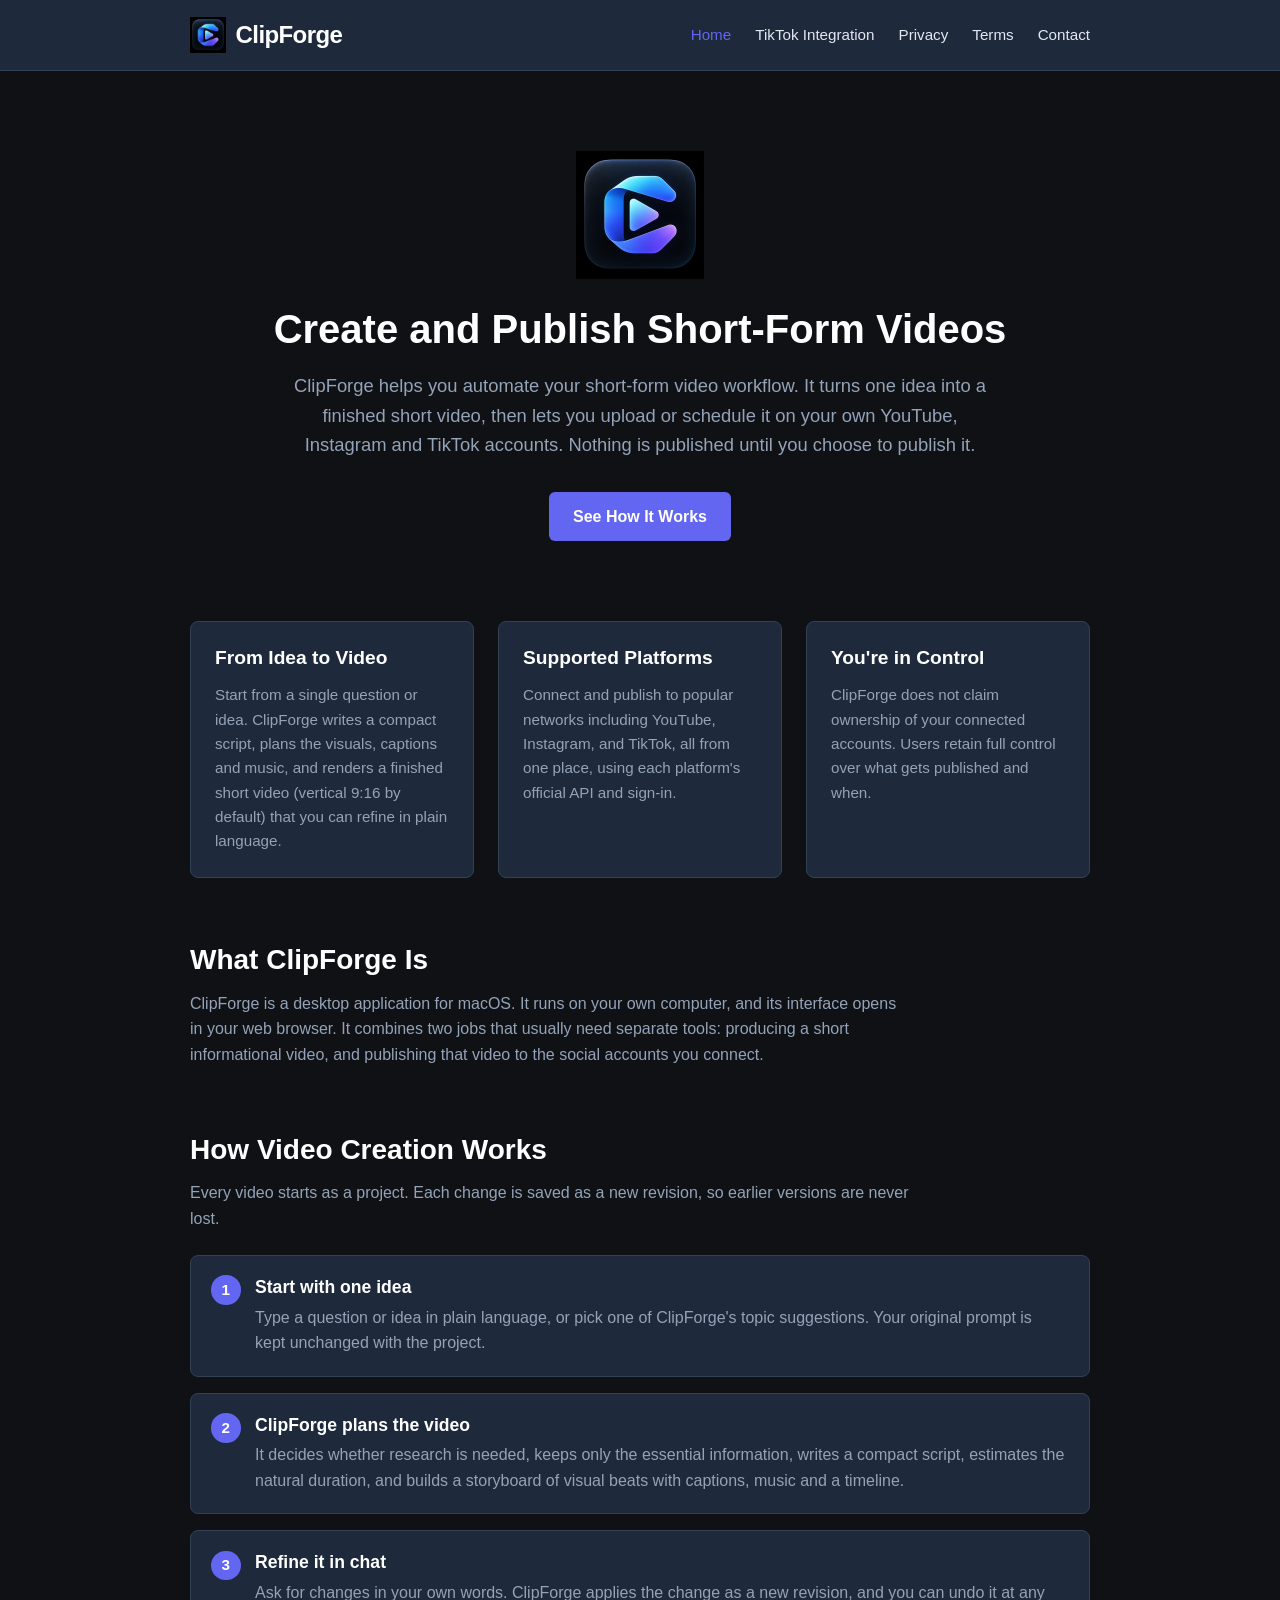
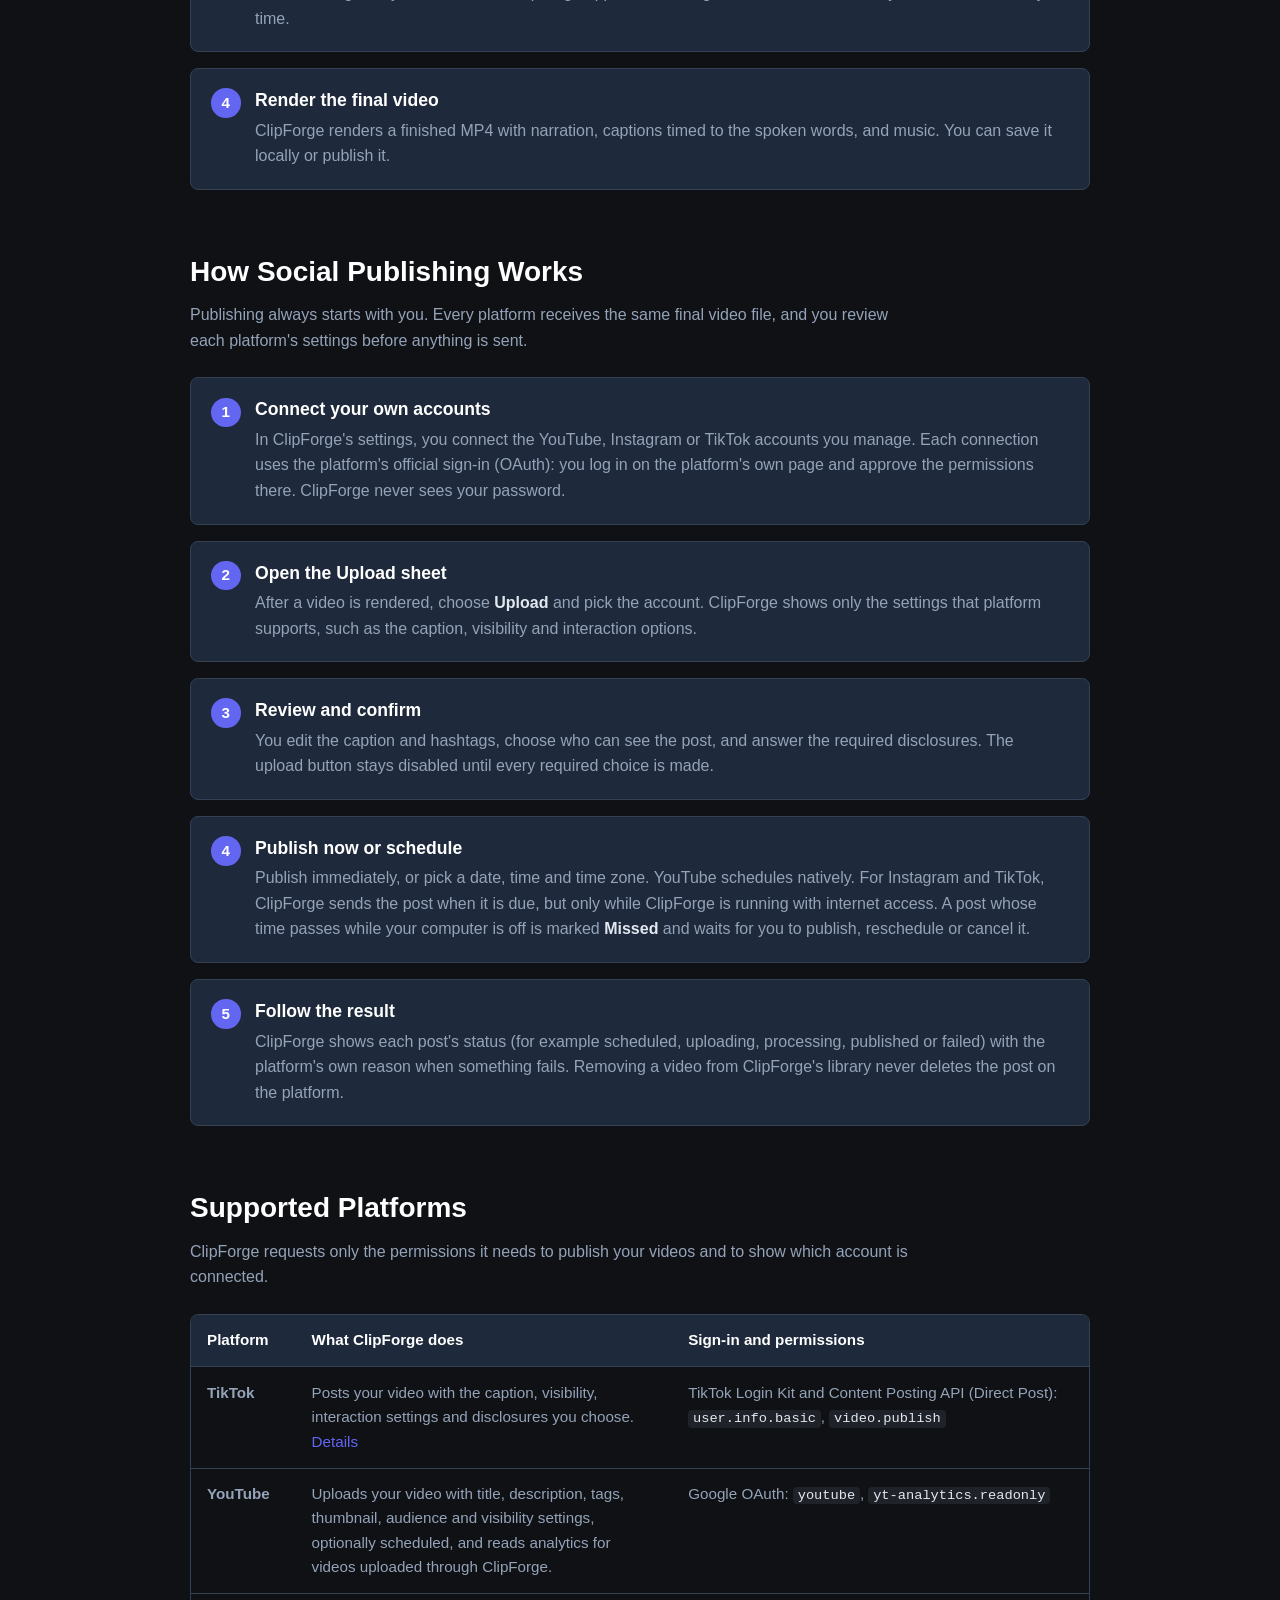
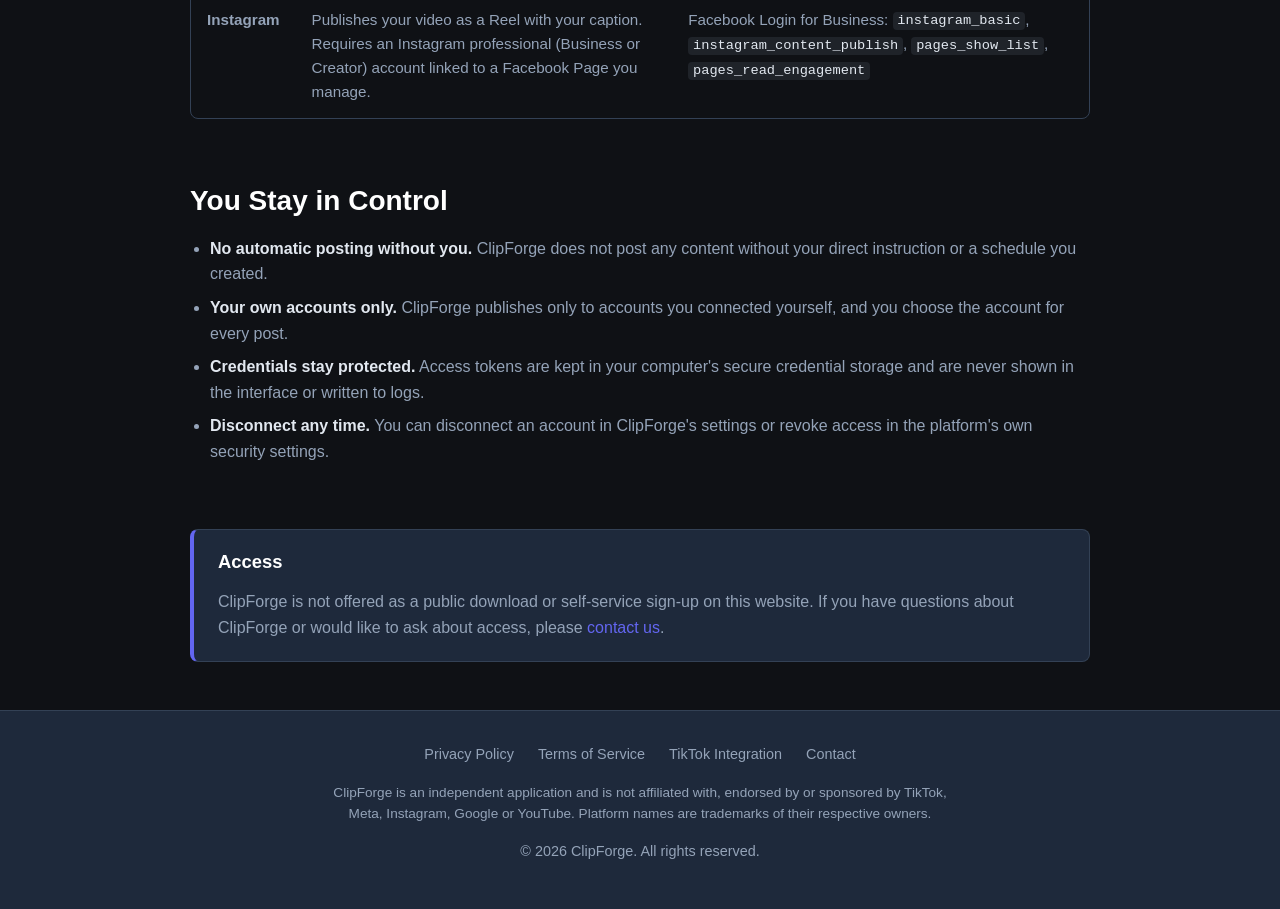
<file: index.html>
<!DOCTYPE html>
<html lang="en">
<head>
    <meta charset="UTF-8">
    <meta name="viewport" content="width=device-width, initial-scale=1.0">
    <title>ClipForge - Short-Form Video Automation</title>
    <meta name="description" content="ClipForge turns one idea into a short-form video and publishes it to your own YouTube, Instagram and TikTok accounts, only when you tell it to.">
    <link rel="canonical" href="https://benedict-bulitz.github.io/clipforge-site/">
    <link rel="icon" href="favicon.ico?v=1b6115bd" sizes="16x16 32x32 48x48">
    <link rel="icon" type="image/png" sizes="16x16" href="assets/icons/favicon-16x16.png?v=1b6115bd">
    <link rel="icon" type="image/png" sizes="32x32" href="assets/icons/favicon-32x32.png?v=1b6115bd">
    <link rel="icon" type="image/png" sizes="48x48" href="assets/icons/favicon-48x48.png?v=1b6115bd">
    <link rel="apple-touch-icon" sizes="180x180" href="assets/icons/apple-touch-icon.png?v=1b6115bd">
    <link rel="manifest" href="site.webmanifest?v=1b6115bd">
    <meta name="theme-color" content="#0f1115">
    <meta name="application-name" content="ClipForge">
    <meta name="apple-mobile-web-app-title" content="ClipForge">
    <meta property="og:type" content="website">
    <meta property="og:site_name" content="ClipForge">
    <meta property="og:title" content="ClipForge - Short-Form Video Automation">
    <meta property="og:description" content="Turn one idea into a short-form video and publish it to your own YouTube, Instagram and TikTok accounts.">
    <meta property="og:url" content="https://benedict-bulitz.github.io/clipforge-site/">
    <meta property="og:image" content="https://benedict-bulitz.github.io/clipforge-site/assets/og-image.png">
    <meta property="og:image:type" content="image/png">
    <meta property="og:image:width" content="1200">
    <meta property="og:image:height" content="630">
    <meta property="og:image:alt" content="The ClipForge app icon">
    <meta name="twitter:card" content="summary_large_image">
    <link rel="stylesheet" href="css/style.css">
</head>
<body>
    <a class="skip-link" href="#main">Skip to content</a>
    <header>
        <div class="container">
            <nav aria-label="Main">
                <a href="index.html" class="brand"><img src="assets/icons/icon-192.png" alt="" width="36" height="36">ClipForge</a>
                <div class="nav-links">
                    <a href="index.html" aria-current="page">Home</a>
                    <a href="tiktok.html">TikTok Integration</a>
                    <a href="privacy.html">Privacy</a>
                    <a href="terms.html">Terms</a>
                    <a href="contact.html">Contact</a>
                </div>
            </nav>
        </div>
    </header>

    <main id="main">
        <div class="container">
            <div class="hero">
                <img class="hero-icon" src="assets/icons/icon-512.png" alt="ClipForge app icon" width="128" height="128">
                <h1>Create and Publish Short-Form Videos</h1>
                <p>ClipForge helps you automate your short-form video workflow. It turns one idea into a finished short video, then lets you upload or schedule it on your own YouTube, Instagram and TikTok accounts. Nothing is published until you choose to publish it.</p>
                <a href="#how-it-works" class="btn">See How It Works</a>
            </div>

            <div class="features">
                <div class="feature-card">
                    <h3>From Idea to Video</h3>
                    <p>Start from a single question or idea. ClipForge writes a compact script, plans the visuals, captions and music, and renders a finished short video (vertical 9:16 by default) that you can refine in plain language.</p>
                </div>
                <div class="feature-card">
                    <h3>Supported Platforms</h3>
                    <p>Connect and publish to popular networks including YouTube, Instagram, and TikTok, all from one place, using each platform's official API and sign-in.</p>
                </div>
                <div class="feature-card">
                    <h3>You're in Control</h3>
                    <p>ClipForge does not claim ownership of your connected accounts. Users retain full control over what gets published and when.</p>
                </div>
            </div>

            <section class="section" id="what-it-is" aria-labelledby="what-it-is-title">
                <h2 id="what-it-is-title">What ClipForge Is</h2>
                <p class="section-intro">ClipForge is a desktop application for macOS. It runs on your own computer, and its interface opens in your web browser. It combines two jobs that usually need separate tools: producing a short informational video, and publishing that video to the social accounts you connect.</p>
            </section>

            <section class="section" id="how-it-works" aria-labelledby="how-it-works-title">
                <h2 id="how-it-works-title">How Video Creation Works</h2>
                <p class="section-intro">Every video starts as a project. Each change is saved as a new revision, so earlier versions are never lost.</p>
                <ol class="steps">
                    <li>
                        <h3>Start with one idea</h3>
                        <p>Type a question or idea in plain language, or pick one of ClipForge's topic suggestions. Your original prompt is kept unchanged with the project.</p>
                    </li>
                    <li>
                        <h3>ClipForge plans the video</h3>
                        <p>It decides whether research is needed, keeps only the essential information, writes a compact script, estimates the natural duration, and builds a storyboard of visual beats with captions, music and a timeline.</p>
                    </li>
                    <li>
                        <h3>Refine it in chat</h3>
                        <p>Ask for changes in your own words. ClipForge applies the change as a new revision, and you can undo it at any time.</p>
                    </li>
                    <li>
                        <h3>Render the final video</h3>
                        <p>ClipForge renders a finished MP4 with narration, captions timed to the spoken words, and music. You can save it locally or publish it.</p>
                    </li>
                </ol>
            </section>

            <section class="section" id="publishing" aria-labelledby="publishing-title">
                <h2 id="publishing-title">How Social Publishing Works</h2>
                <p class="section-intro">Publishing always starts with you. Every platform receives the same final video file, and you review each platform's settings before anything is sent.</p>
                <ol class="steps">
                    <li>
                        <h3>Connect your own accounts</h3>
                        <p>In ClipForge's settings, you connect the YouTube, Instagram or TikTok accounts you manage. Each connection uses the platform's official sign-in (OAuth): you log in on the platform's own page and approve the permissions there. ClipForge never sees your password.</p>
                    </li>
                    <li>
                        <h3>Open the Upload sheet</h3>
                        <p>After a video is rendered, choose <strong>Upload</strong> and pick the account. ClipForge shows only the settings that platform supports, such as the caption, visibility and interaction options.</p>
                    </li>
                    <li>
                        <h3>Review and confirm</h3>
                        <p>You edit the caption and hashtags, choose who can see the post, and answer the required disclosures. The upload button stays disabled until every required choice is made.</p>
                    </li>
                    <li>
                        <h3>Publish now or schedule</h3>
                        <p>Publish immediately, or pick a date, time and time zone. YouTube schedules natively. For Instagram and TikTok, ClipForge sends the post when it is due, but only while ClipForge is running with internet access. A post whose time passes while your computer is off is marked <strong>Missed</strong> and waits for you to publish, reschedule or cancel it.</p>
                    </li>
                    <li>
                        <h3>Follow the result</h3>
                        <p>ClipForge shows each post's status (for example scheduled, uploading, processing, published or failed) with the platform's own reason when something fails. Removing a video from ClipForge's library never deletes the post on the platform.</p>
                    </li>
                </ol>
            </section>

            <section class="section" id="platforms" aria-labelledby="platforms-title">
                <h2 id="platforms-title">Supported Platforms</h2>
                <p class="section-intro">ClipForge requests only the permissions it needs to publish your videos and to show which account is connected.</p>
                <div class="table-wrap">
                    <table>
                        <thead>
                            <tr>
                                <th scope="col">Platform</th>
                                <th scope="col">What ClipForge does</th>
                                <th scope="col">Sign-in and permissions</th>
                            </tr>
                        </thead>
                        <tbody>
                            <tr>
                                <td data-label="Platform"><strong>TikTok</strong></td>
                                <td data-label="What ClipForge does">Posts your video with the caption, visibility, interaction settings and disclosures you choose. <a href="tiktok.html">Details</a></td>
                                <td data-label="Sign-in and permissions">TikTok Login Kit and Content Posting API (Direct Post): <code>user.info.basic</code>, <code>video.publish</code></td>
                            </tr>
                            <tr>
                                <td data-label="Platform"><strong>YouTube</strong></td>
                                <td data-label="What ClipForge does">Uploads your video with title, description, tags, thumbnail, audience and visibility settings, optionally scheduled, and reads analytics for videos uploaded through ClipForge.</td>
                                <td data-label="Sign-in and permissions">Google OAuth: <code>youtube</code>, <code>yt-analytics.readonly</code></td>
                            </tr>
                            <tr>
                                <td data-label="Platform"><strong>Instagram</strong></td>
                                <td data-label="What ClipForge does">Publishes your video as a Reel with your caption. Requires an Instagram professional (Business or Creator) account linked to a Facebook Page you manage.</td>
                                <td data-label="Sign-in and permissions">Facebook Login for Business: <code>instagram_basic</code>, <code>instagram_content_publish</code>, <code>pages_show_list</code>, <code>pages_read_engagement</code></td>
                            </tr>
                        </tbody>
                    </table>
                </div>
            </section>

            <section class="section" id="control" aria-labelledby="control-title">
                <h2 id="control-title">You Stay in Control</h2>
                <ul class="check-list">
                    <li><strong>No automatic posting without you.</strong> ClipForge does not post any content without your direct instruction or a schedule you created.</li>
                    <li><strong>Your own accounts only.</strong> ClipForge publishes only to accounts you connected yourself, and you choose the account for every post.</li>
                    <li><strong>Credentials stay protected.</strong> Access tokens are kept in your computer's secure credential storage and are never shown in the interface or written to logs.</li>
                    <li><strong>Disconnect any time.</strong> You can disconnect an account in ClipForge's settings or revoke access in the platform's own security settings.</li>
                </ul>
            </section>

            <section class="section" id="access" aria-labelledby="access-title">
                <div class="notice">
                    <h2 id="access-title">Access</h2>
                    <p>ClipForge is not offered as a public download or self-service sign-up on this website. If you have questions about ClipForge or would like to ask about access, please <a href="contact.html">contact us</a>.</p>
                </div>
            </section>
        </div>
    </main>

    <footer>
        <div class="container">
            <div class="footer-links">
                <a href="privacy.html">Privacy Policy</a>
                <a href="terms.html">Terms of Service</a>
                <a href="tiktok.html">TikTok Integration</a>
                <a href="contact.html">Contact</a>
            </div>
            <p class="footer-note">ClipForge is an independent application and is not affiliated with, endorsed by or sponsored by TikTok, Meta, Instagram, Google or YouTube. Platform names are trademarks of their respective owners.</p>
            <p>&copy; 2026 ClipForge. All rights reserved.</p>
        </div>
    </footer>
</body>
</html>
</file>
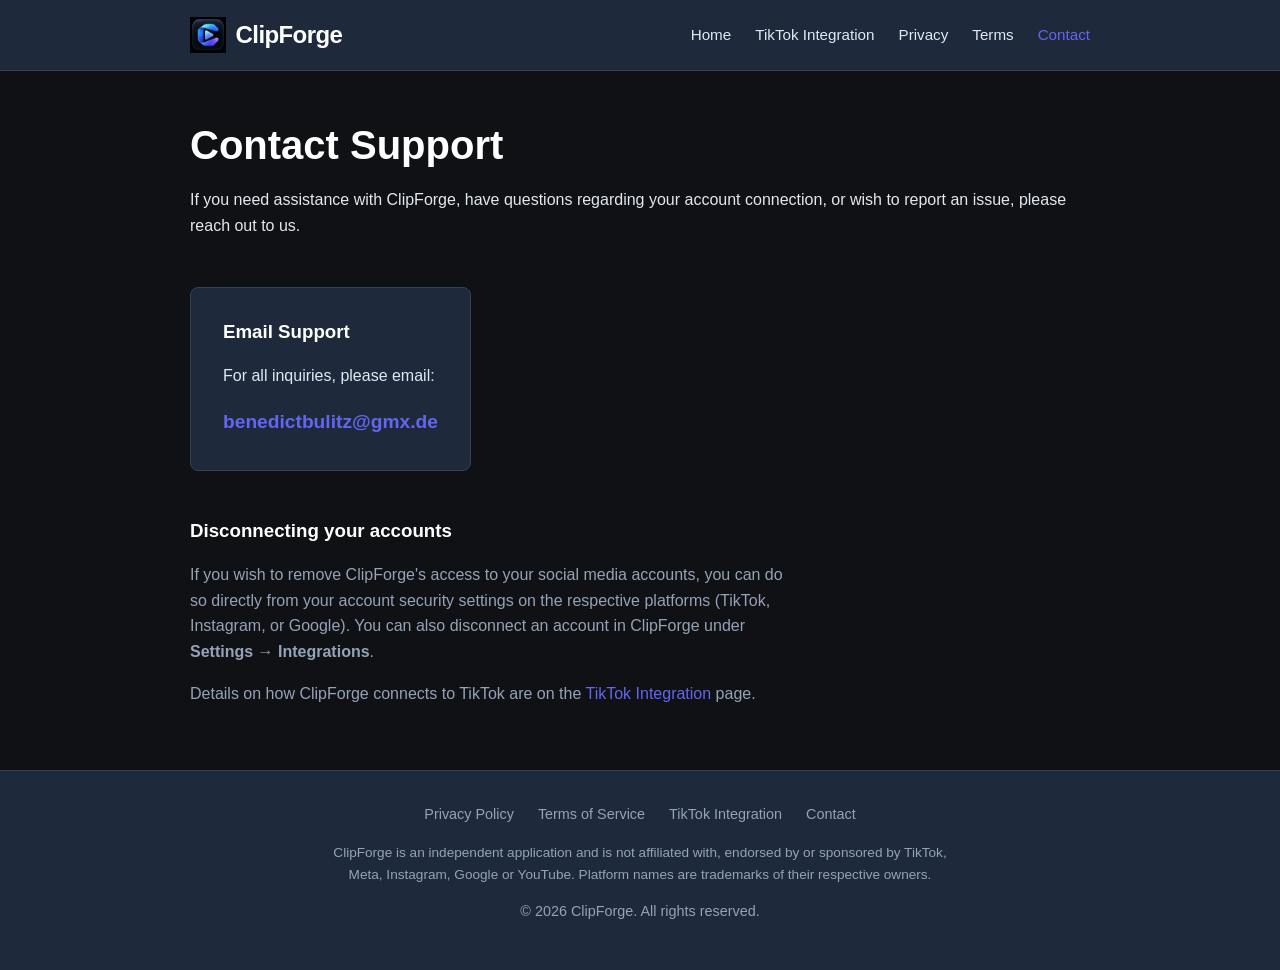
<file: contact.html>
<!DOCTYPE html>
<html lang="en">
<head>
    <meta charset="UTF-8">
    <meta name="viewport" content="width=device-width, initial-scale=1.0">
    <title>Contact - ClipForge</title>
    <meta name="description" content="Contact ClipForge support about the app, connected accounts or this website.">
    <link rel="canonical" href="https://benedict-bulitz.github.io/clipforge-site/contact.html">
    <link rel="icon" href="favicon.ico?v=1b6115bd" sizes="16x16 32x32 48x48">
    <link rel="icon" type="image/png" sizes="16x16" href="assets/icons/favicon-16x16.png?v=1b6115bd">
    <link rel="icon" type="image/png" sizes="32x32" href="assets/icons/favicon-32x32.png?v=1b6115bd">
    <link rel="icon" type="image/png" sizes="48x48" href="assets/icons/favicon-48x48.png?v=1b6115bd">
    <link rel="apple-touch-icon" sizes="180x180" href="assets/icons/apple-touch-icon.png?v=1b6115bd">
    <link rel="manifest" href="site.webmanifest?v=1b6115bd">
    <meta name="theme-color" content="#0f1115">
    <meta name="application-name" content="ClipForge">
    <meta name="apple-mobile-web-app-title" content="ClipForge">
    <meta property="og:type" content="website">
    <meta property="og:site_name" content="ClipForge">
    <meta property="og:title" content="Contact - ClipForge">
    <meta property="og:description" content="Contact ClipForge support about the app, connected accounts or this website.">
    <meta property="og:url" content="https://benedict-bulitz.github.io/clipforge-site/contact.html">
    <meta property="og:image" content="https://benedict-bulitz.github.io/clipforge-site/assets/og-image.png">
    <meta property="og:image:type" content="image/png">
    <meta property="og:image:width" content="1200">
    <meta property="og:image:height" content="630">
    <meta property="og:image:alt" content="The ClipForge app icon">
    <meta name="twitter:card" content="summary_large_image">
    <link rel="stylesheet" href="css/style.css">
</head>
<body>
    <a class="skip-link" href="#main">Skip to content</a>
    <header>
        <div class="container">
            <nav aria-label="Main">
                <a href="index.html" class="brand"><img src="assets/icons/icon-192.png" alt="" width="36" height="36">ClipForge</a>
                <div class="nav-links">
                    <a href="index.html">Home</a>
                    <a href="tiktok.html">TikTok Integration</a>
                    <a href="privacy.html">Privacy</a>
                    <a href="terms.html">Terms</a>
                    <a href="contact.html" aria-current="page">Contact</a>
                </div>
            </nav>
        </div>
    </header>

    <main id="main">
        <div class="container">
            <h1>Contact Support</h1>
            <p>If you need assistance with ClipForge, have questions regarding your account connection, or wish to report an issue, please reach out to us.</p>
            
            <div class="contact-card">
                <h3>Email Support</h3>
                <p>For all inquiries, please email:</p>
                <p class="contact-email"><a href="mailto:benedictbulitz@gmx.de">benedictbulitz@gmx.de</a></p>
            </div>

            <div class="contact-more">
                <h3>Disconnecting your accounts</h3>
                <p>If you wish to remove ClipForge's access to your social media accounts, you can do so directly from your account security settings on the respective platforms (TikTok, Instagram, or Google). You can also disconnect an account in ClipForge under <strong>Settings &rarr; Integrations</strong>.</p>
                <p>Details on how ClipForge connects to TikTok are on the <a href="tiktok.html">TikTok Integration</a> page.</p>
            </div>
        </div>
    </main>

    <footer>
        <div class="container">
            <div class="footer-links">
                <a href="privacy.html">Privacy Policy</a>
                <a href="terms.html">Terms of Service</a>
                <a href="tiktok.html">TikTok Integration</a>
                <a href="contact.html">Contact</a>
            </div>
            <p class="footer-note">ClipForge is an independent application and is not affiliated with, endorsed by or sponsored by TikTok, Meta, Instagram, Google or YouTube. Platform names are trademarks of their respective owners.</p>
            <p>&copy; 2026 ClipForge. All rights reserved.</p>
        </div>
    </footer>
</body>
</html>
</file>
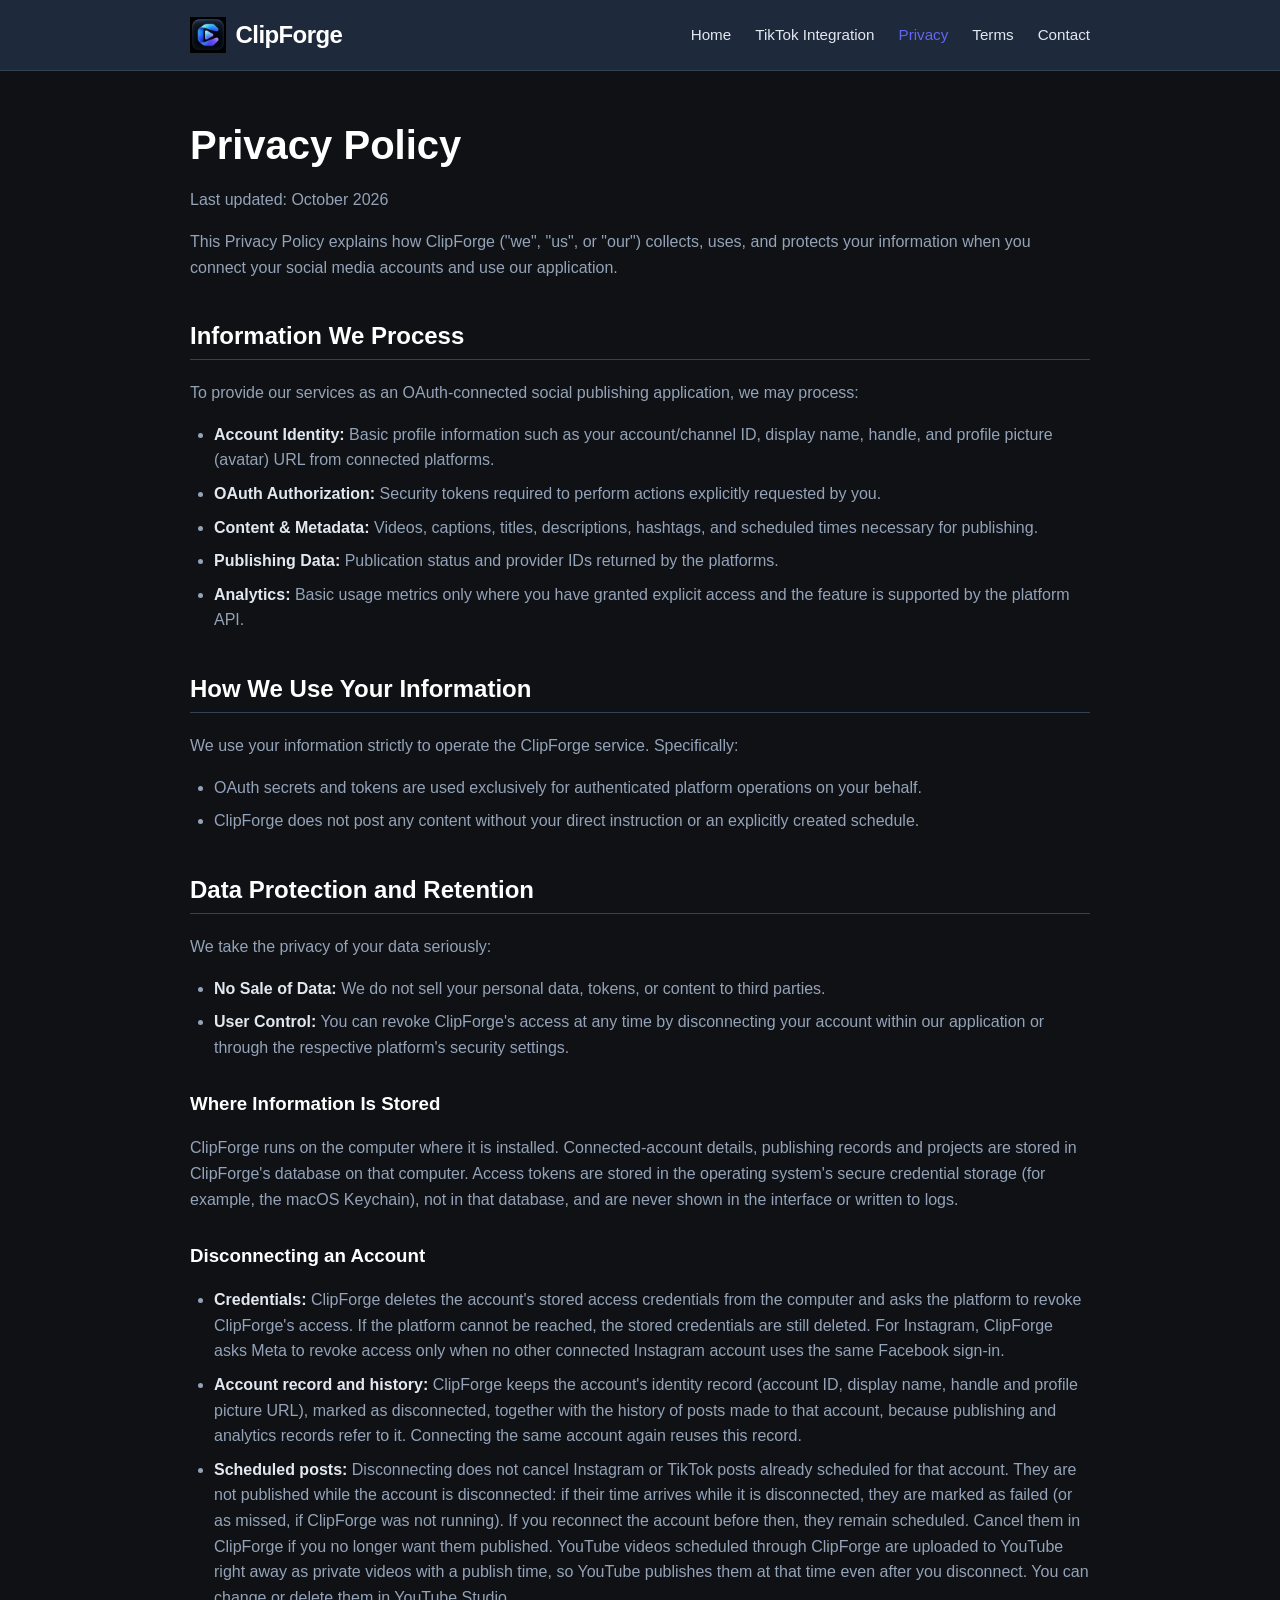
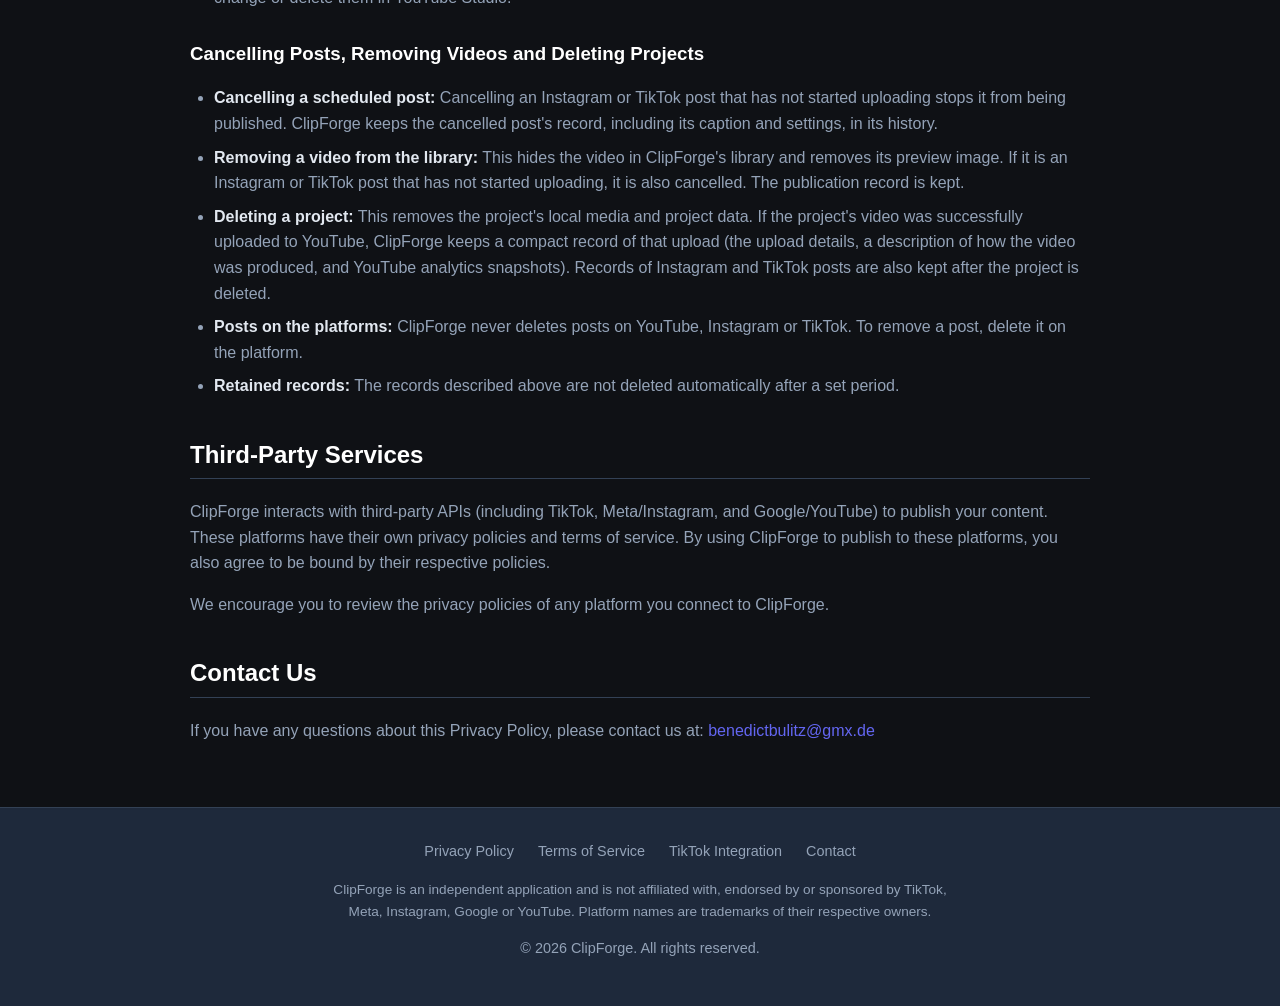
<file: privacy.html>
<!DOCTYPE html>
<html lang="en">
<head>
    <meta charset="UTF-8">
    <meta name="viewport" content="width=device-width, initial-scale=1.0">
    <title>Privacy Policy - ClipForge</title>
    <meta name="description" content="How ClipForge collects, uses and protects your information when you connect your social media accounts.">
    <link rel="canonical" href="https://benedict-bulitz.github.io/clipforge-site/privacy.html">
    <link rel="icon" href="favicon.ico?v=1b6115bd" sizes="16x16 32x32 48x48">
    <link rel="icon" type="image/png" sizes="16x16" href="assets/icons/favicon-16x16.png?v=1b6115bd">
    <link rel="icon" type="image/png" sizes="32x32" href="assets/icons/favicon-32x32.png?v=1b6115bd">
    <link rel="icon" type="image/png" sizes="48x48" href="assets/icons/favicon-48x48.png?v=1b6115bd">
    <link rel="apple-touch-icon" sizes="180x180" href="assets/icons/apple-touch-icon.png?v=1b6115bd">
    <link rel="manifest" href="site.webmanifest?v=1b6115bd">
    <meta name="theme-color" content="#0f1115">
    <meta name="application-name" content="ClipForge">
    <meta name="apple-mobile-web-app-title" content="ClipForge">
    <meta property="og:type" content="website">
    <meta property="og:site_name" content="ClipForge">
    <meta property="og:title" content="Privacy Policy - ClipForge">
    <meta property="og:description" content="How ClipForge collects, uses and protects your information when you connect your social media accounts.">
    <meta property="og:url" content="https://benedict-bulitz.github.io/clipforge-site/privacy.html">
    <meta property="og:image" content="https://benedict-bulitz.github.io/clipforge-site/assets/og-image.png">
    <meta property="og:image:type" content="image/png">
    <meta property="og:image:width" content="1200">
    <meta property="og:image:height" content="630">
    <meta property="og:image:alt" content="The ClipForge app icon">
    <meta name="twitter:card" content="summary_large_image">
    <link rel="stylesheet" href="css/style.css">
</head>
<body>
    <a class="skip-link" href="#main">Skip to content</a>
    <header>
        <div class="container">
            <nav aria-label="Main">
                <a href="index.html" class="brand"><img src="assets/icons/icon-192.png" alt="" width="36" height="36">ClipForge</a>
                <div class="nav-links">
                    <a href="index.html">Home</a>
                    <a href="tiktok.html">TikTok Integration</a>
                    <a href="privacy.html" aria-current="page">Privacy</a>
                    <a href="terms.html">Terms</a>
                    <a href="contact.html">Contact</a>
                </div>
            </nav>
        </div>
    </header>

    <main id="main">
        <div class="container legal-content">
            <h1>Privacy Policy</h1>
            <p>Last updated: October 2026</p>

            <p>This Privacy Policy explains how ClipForge ("we", "us", or "our") collects, uses, and protects your information when you connect your social media accounts and use our application.</p>

            <h2>Information We Process</h2>
            <p>To provide our services as an OAuth-connected social publishing application, we may process:</p>
            <ul>
                <li><strong>Account Identity:</strong> Basic profile information such as your account/channel ID, display name, handle, and profile picture (avatar) URL from connected platforms.</li>
                <li><strong>OAuth Authorization:</strong> Security tokens required to perform actions explicitly requested by you.</li>
                <li><strong>Content &amp; Metadata:</strong> Videos, captions, titles, descriptions, hashtags, and scheduled times necessary for publishing.</li>
                <li><strong>Publishing Data:</strong> Publication status and provider IDs returned by the platforms.</li>
                <li><strong>Analytics:</strong> Basic usage metrics only where you have granted explicit access and the feature is supported by the platform API.</li>
            </ul>

            <h2>How We Use Your Information</h2>
            <p>We use your information strictly to operate the ClipForge service. Specifically:</p>
            <ul>
                <li>OAuth secrets and tokens are used exclusively for authenticated platform operations on your behalf.</li>
                <li>ClipForge does not post any content without your direct instruction or an explicitly created schedule.</li>
            </ul>

            <h2>Data Protection and Retention</h2>
            <p>We take the privacy of your data seriously:</p>
            <ul>
                <li><strong>No Sale of Data:</strong> We do not sell your personal data, tokens, or content to third parties.</li>
                <li><strong>User Control:</strong> You can revoke ClipForge's access at any time by disconnecting your account within our application or through the respective platform's security settings.</li>
            </ul>

            <h3>Where Information Is Stored</h3>
            <p>ClipForge runs on the computer where it is installed. Connected-account details, publishing records and projects are stored in ClipForge's database on that computer. Access tokens are stored in the operating system's secure credential storage (for example, the macOS Keychain), not in that database, and are never shown in the interface or written to logs.</p>

            <h3 id="disconnecting">Disconnecting an Account</h3>
            <ul>
                <li><strong>Credentials:</strong> ClipForge deletes the account's stored access credentials from the computer and asks the platform to revoke ClipForge's access. If the platform cannot be reached, the stored credentials are still deleted. For Instagram, ClipForge asks Meta to revoke access only when no other connected Instagram account uses the same Facebook sign-in.</li>
                <li><strong>Account record and history:</strong> ClipForge keeps the account's identity record (account ID, display name, handle and profile picture URL), marked as disconnected, together with the history of posts made to that account, because publishing and analytics records refer to it. Connecting the same account again reuses this record.</li>
                <li><strong>Scheduled posts:</strong> Disconnecting does not cancel Instagram or TikTok posts already scheduled for that account. They are not published while the account is disconnected: if their time arrives while it is disconnected, they are marked as failed (or as missed, if ClipForge was not running). If you reconnect the account before then, they remain scheduled. Cancel them in ClipForge if you no longer want them published. YouTube videos scheduled through ClipForge are uploaded to YouTube right away as private videos with a publish time, so YouTube publishes them at that time even after you disconnect. You can change or delete them in YouTube Studio.</li>
            </ul>

            <h3 id="retention">Cancelling Posts, Removing Videos and Deleting Projects</h3>
            <ul>
                <li><strong>Cancelling a scheduled post:</strong> Cancelling an Instagram or TikTok post that has not started uploading stops it from being published. ClipForge keeps the cancelled post's record, including its caption and settings, in its history.</li>
                <li><strong>Removing a video from the library:</strong> This hides the video in ClipForge's library and removes its preview image. If it is an Instagram or TikTok post that has not started uploading, it is also cancelled. The publication record is kept.</li>
                <li><strong>Deleting a project:</strong> This removes the project's local media and project data. If the project's video was successfully uploaded to YouTube, ClipForge keeps a compact record of that upload (the upload details, a description of how the video was produced, and YouTube analytics snapshots). Records of Instagram and TikTok posts are also kept after the project is deleted.</li>
                <li><strong>Posts on the platforms:</strong> ClipForge never deletes posts on YouTube, Instagram or TikTok. To remove a post, delete it on the platform.</li>
                <li><strong>Retained records:</strong> The records described above are not deleted automatically after a set period.</li>
            </ul>

            <h2>Third-Party Services</h2>
            <p>ClipForge interacts with third-party APIs (including TikTok, Meta/Instagram, and Google/YouTube) to publish your content. These platforms have their own privacy policies and terms of service. By using ClipForge to publish to these platforms, you also agree to be bound by their respective policies.</p>
            <p>We encourage you to review the privacy policies of any platform you connect to ClipForge.</p>

            <h2>Contact Us</h2>
            <p>If you have any questions about this Privacy Policy, please contact us at: <a href="mailto:benedictbulitz@gmx.de">benedictbulitz@gmx.de</a></p>
        </div>
    </main>

    <footer>
        <div class="container">
            <div class="footer-links">
                <a href="privacy.html">Privacy Policy</a>
                <a href="terms.html">Terms of Service</a>
                <a href="tiktok.html">TikTok Integration</a>
                <a href="contact.html">Contact</a>
            </div>
            <p class="footer-note">ClipForge is an independent application and is not affiliated with, endorsed by or sponsored by TikTok, Meta, Instagram, Google or YouTube. Platform names are trademarks of their respective owners.</p>
            <p>&copy; 2026 ClipForge. All rights reserved.</p>
        </div>
    </footer>
</body>
</html>
</file>
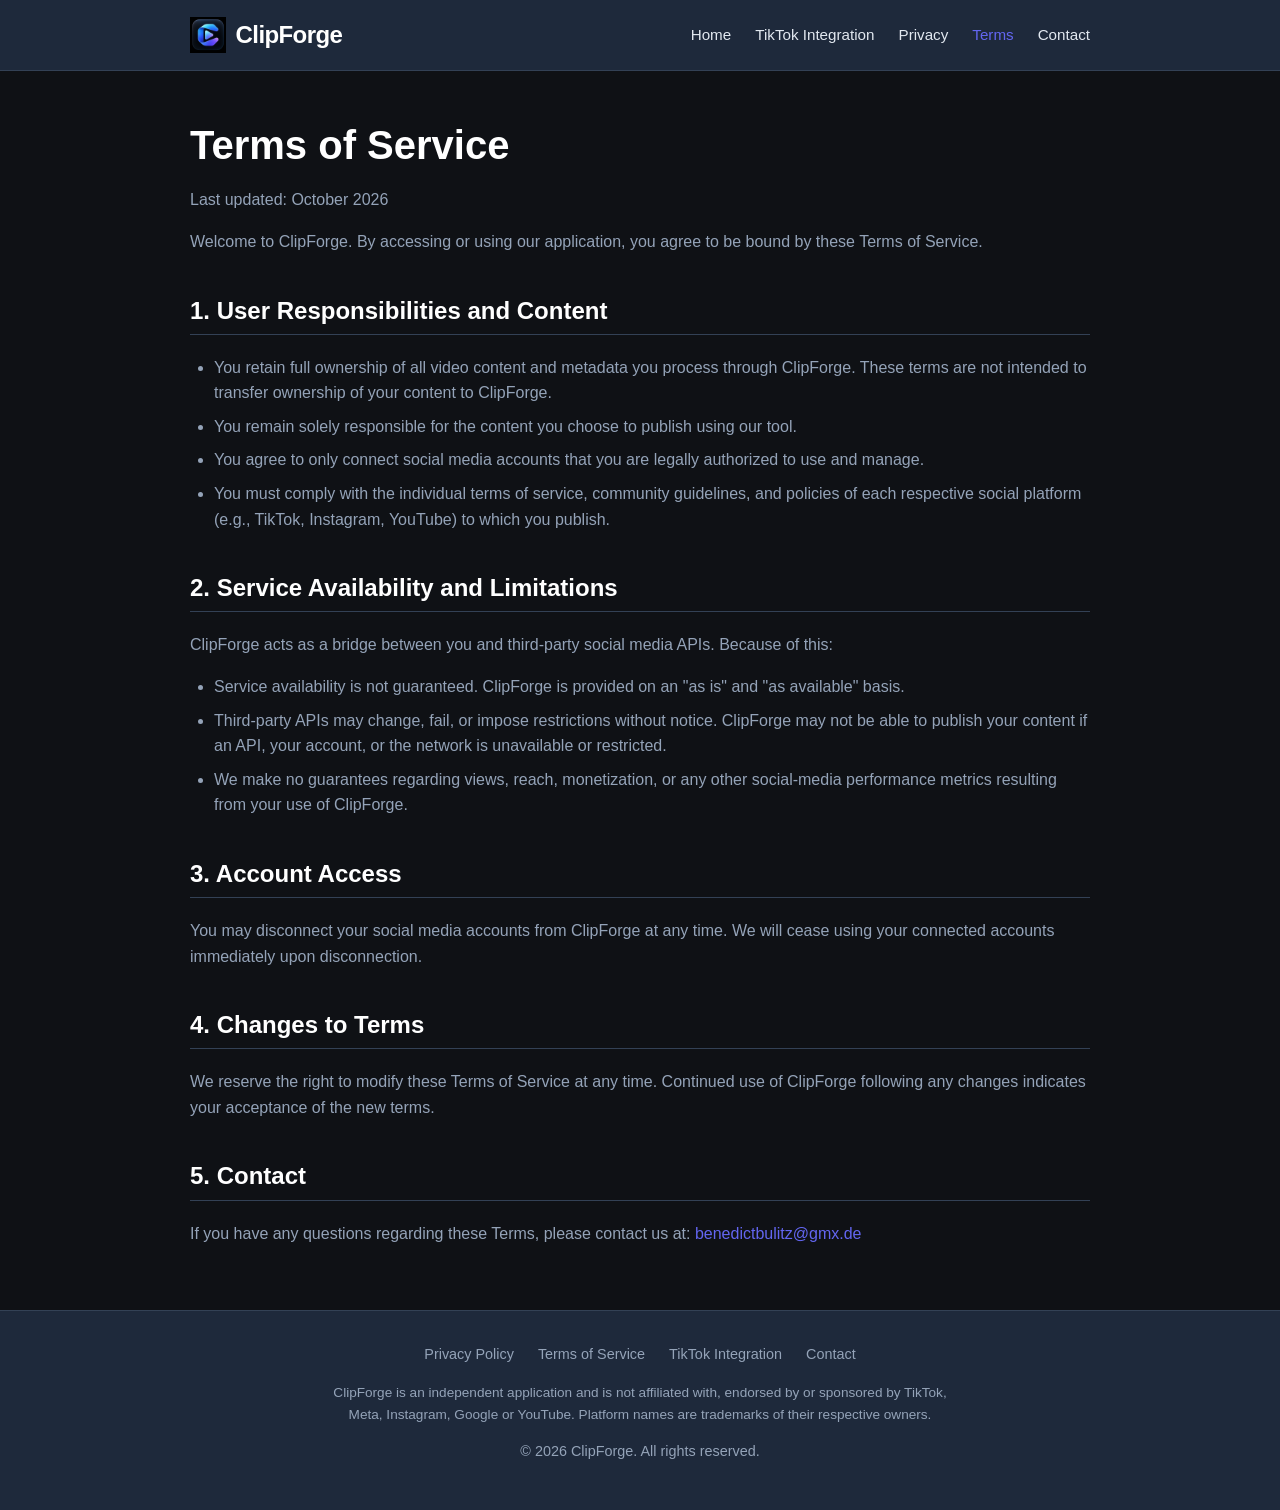
<file: terms.html>
<!DOCTYPE html>
<html lang="en">
<head>
    <meta charset="UTF-8">
    <meta name="viewport" content="width=device-width, initial-scale=1.0">
    <title>Terms of Service - ClipForge</title>
    <meta name="description" content="The terms that apply when you use ClipForge to create and publish short-form videos.">
    <link rel="canonical" href="https://benedict-bulitz.github.io/clipforge-site/terms.html">
    <link rel="icon" href="favicon.ico?v=1b6115bd" sizes="16x16 32x32 48x48">
    <link rel="icon" type="image/png" sizes="16x16" href="assets/icons/favicon-16x16.png?v=1b6115bd">
    <link rel="icon" type="image/png" sizes="32x32" href="assets/icons/favicon-32x32.png?v=1b6115bd">
    <link rel="icon" type="image/png" sizes="48x48" href="assets/icons/favicon-48x48.png?v=1b6115bd">
    <link rel="apple-touch-icon" sizes="180x180" href="assets/icons/apple-touch-icon.png?v=1b6115bd">
    <link rel="manifest" href="site.webmanifest?v=1b6115bd">
    <meta name="theme-color" content="#0f1115">
    <meta name="application-name" content="ClipForge">
    <meta name="apple-mobile-web-app-title" content="ClipForge">
    <meta property="og:type" content="website">
    <meta property="og:site_name" content="ClipForge">
    <meta property="og:title" content="Terms of Service - ClipForge">
    <meta property="og:description" content="The terms that apply when you use ClipForge to create and publish short-form videos.">
    <meta property="og:url" content="https://benedict-bulitz.github.io/clipforge-site/terms.html">
    <meta property="og:image" content="https://benedict-bulitz.github.io/clipforge-site/assets/og-image.png">
    <meta property="og:image:type" content="image/png">
    <meta property="og:image:width" content="1200">
    <meta property="og:image:height" content="630">
    <meta property="og:image:alt" content="The ClipForge app icon">
    <meta name="twitter:card" content="summary_large_image">
    <link rel="stylesheet" href="css/style.css">
</head>
<body>
    <a class="skip-link" href="#main">Skip to content</a>
    <header>
        <div class="container">
            <nav aria-label="Main">
                <a href="index.html" class="brand"><img src="assets/icons/icon-192.png" alt="" width="36" height="36">ClipForge</a>
                <div class="nav-links">
                    <a href="index.html">Home</a>
                    <a href="tiktok.html">TikTok Integration</a>
                    <a href="privacy.html">Privacy</a>
                    <a href="terms.html" aria-current="page">Terms</a>
                    <a href="contact.html">Contact</a>
                </div>
            </nav>
        </div>
    </header>

    <main id="main">
        <div class="container legal-content">
            <h1>Terms of Service</h1>
            <p>Last updated: October 2026</p>

            <p>Welcome to ClipForge. By accessing or using our application, you agree to be bound by these Terms of Service.</p>

            <h2>1. User Responsibilities and Content</h2>
            <ul>
                <li>You retain full ownership of all video content and metadata you process through ClipForge. These terms are not intended to transfer ownership of your content to ClipForge.</li>
                <li>You remain solely responsible for the content you choose to publish using our tool.</li>
                <li>You agree to only connect social media accounts that you are legally authorized to use and manage.</li>
                <li>You must comply with the individual terms of service, community guidelines, and policies of each respective social platform (e.g., TikTok, Instagram, YouTube) to which you publish.</li>
            </ul>

            <h2>2. Service Availability and Limitations</h2>
            <p>ClipForge acts as a bridge between you and third-party social media APIs. Because of this:</p>
            <ul>
                <li>Service availability is not guaranteed. ClipForge is provided on an "as is" and "as available" basis.</li>
                <li>Third-party APIs may change, fail, or impose restrictions without notice. ClipForge may not be able to publish your content if an API, your account, or the network is unavailable or restricted.</li>
                <li>We make no guarantees regarding views, reach, monetization, or any other social-media performance metrics resulting from your use of ClipForge.</li>
            </ul>

            <h2>3. Account Access</h2>
            <p>You may disconnect your social media accounts from ClipForge at any time. We will cease using your connected accounts immediately upon disconnection.</p>

            <h2>4. Changes to Terms</h2>
            <p>We reserve the right to modify these Terms of Service at any time. Continued use of ClipForge following any changes indicates your acceptance of the new terms.</p>
            
            <h2>5. Contact</h2>
            <p>If you have any questions regarding these Terms, please contact us at: <a href="mailto:benedictbulitz@gmx.de">benedictbulitz@gmx.de</a></p>
        </div>
    </main>

    <footer>
        <div class="container">
            <div class="footer-links">
                <a href="privacy.html">Privacy Policy</a>
                <a href="terms.html">Terms of Service</a>
                <a href="tiktok.html">TikTok Integration</a>
                <a href="contact.html">Contact</a>
            </div>
            <p class="footer-note">ClipForge is an independent application and is not affiliated with, endorsed by or sponsored by TikTok, Meta, Instagram, Google or YouTube. Platform names are trademarks of their respective owners.</p>
            <p>&copy; 2026 ClipForge. All rights reserved.</p>
        </div>
    </footer>
</body>
</html>
</file>
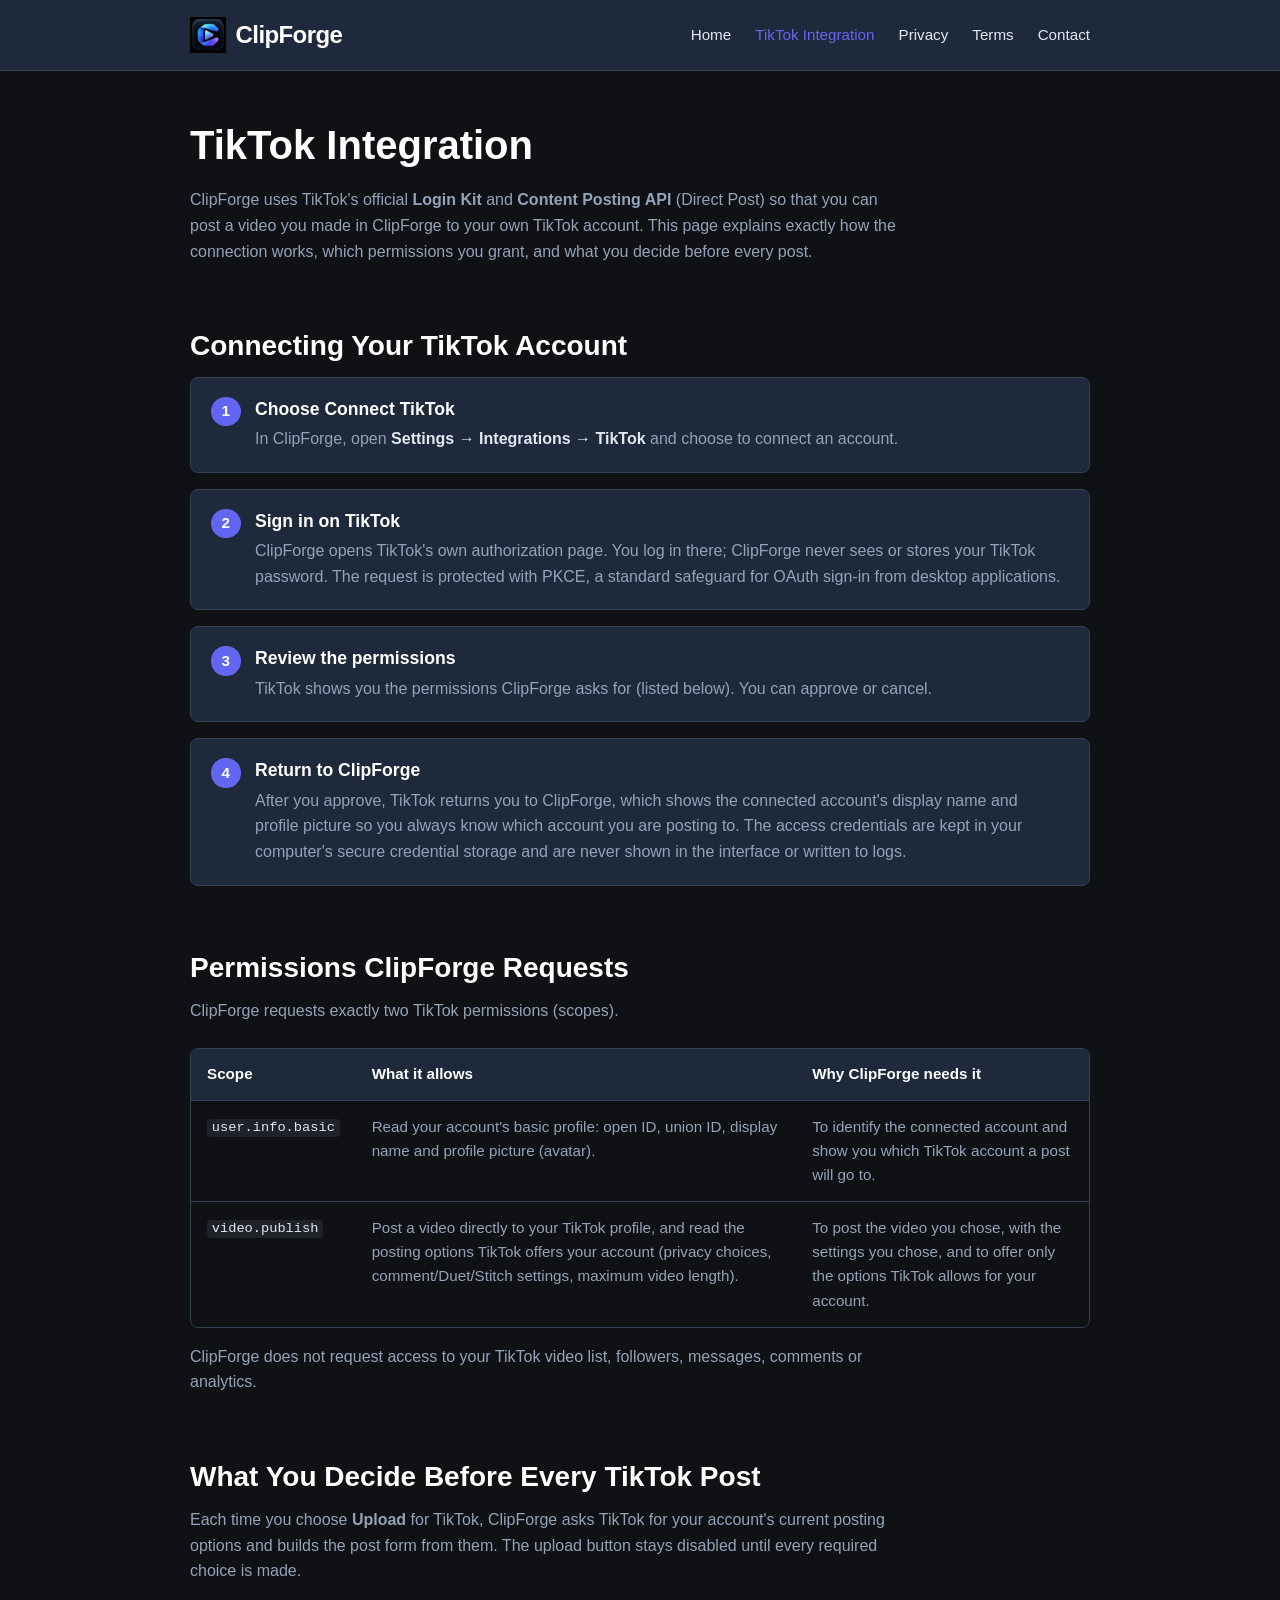
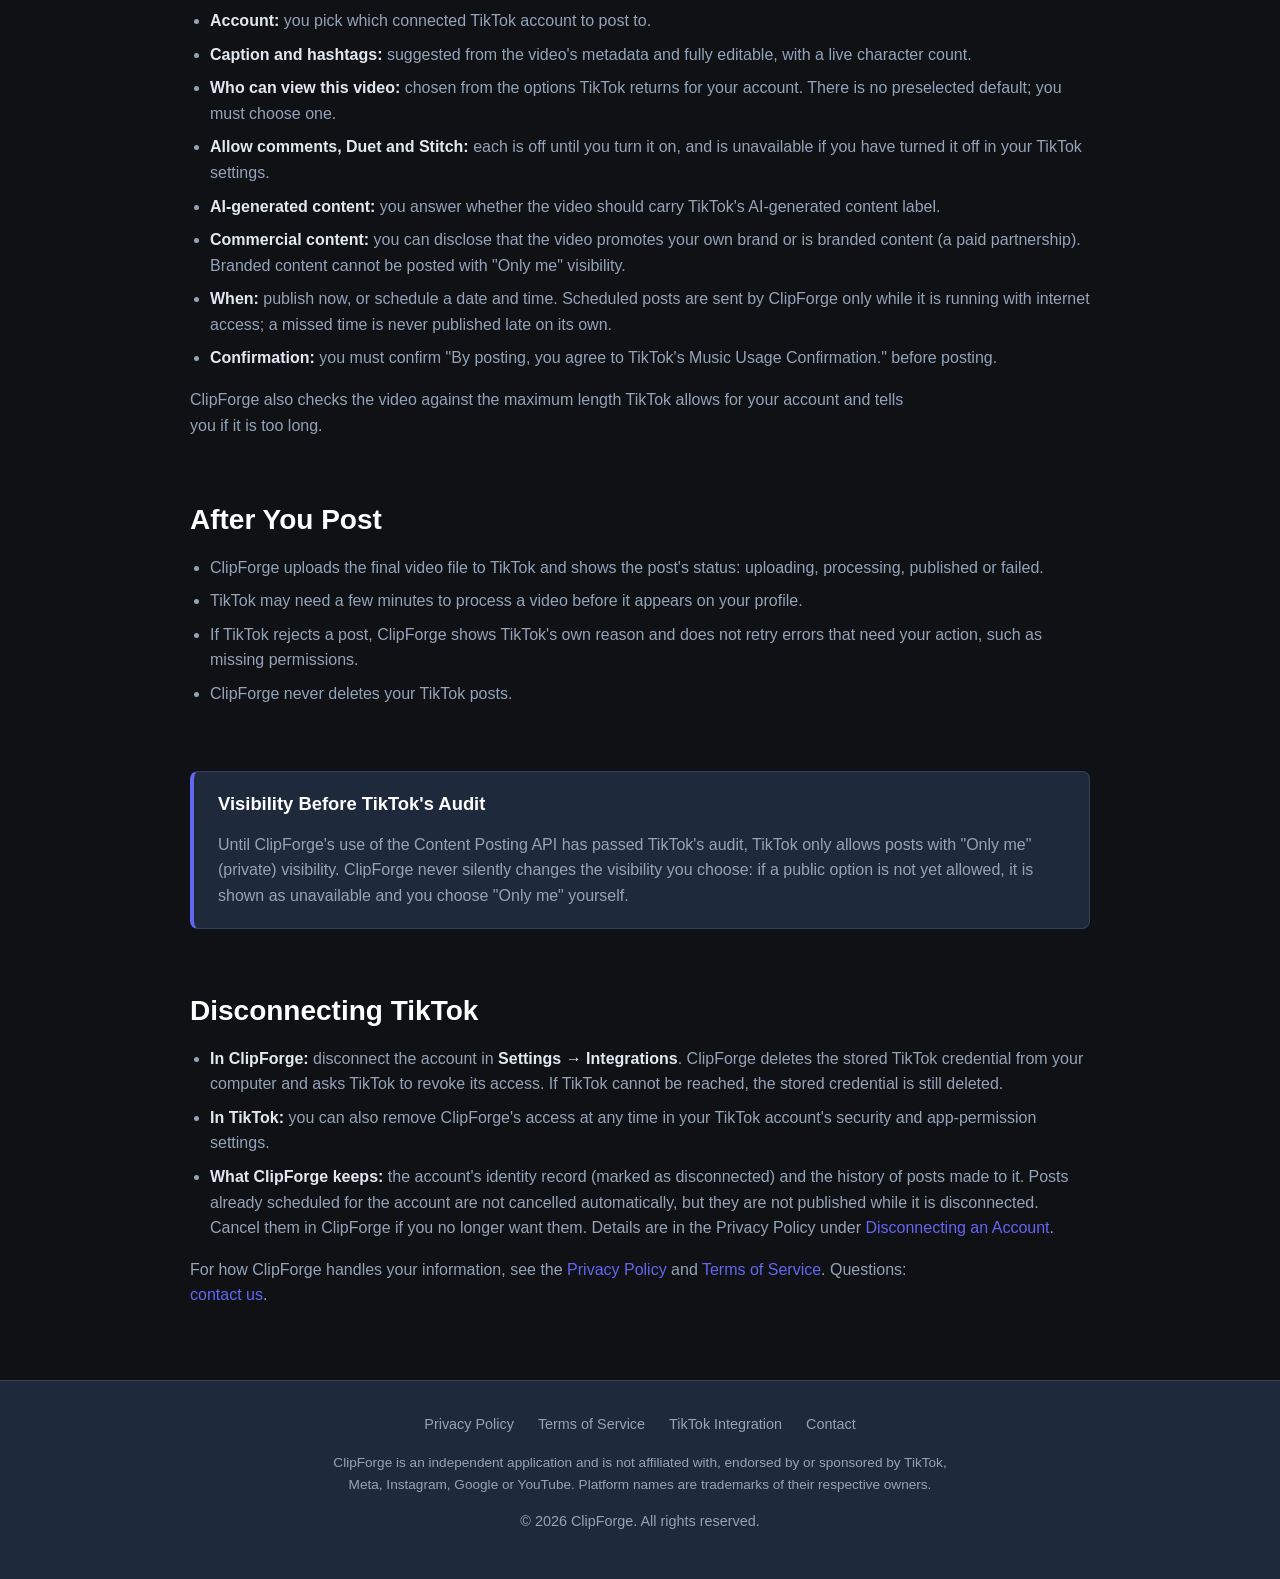
<file: tiktok.html>
<!DOCTYPE html>
<html lang="en">
<head>
    <meta charset="UTF-8">
    <meta name="viewport" content="width=device-width, initial-scale=1.0">
    <title>TikTok Integration - ClipForge</title>
    <meta name="description" content="How ClipForge uses TikTok Login Kit and the Content Posting API: the permissions you grant, the choices you make before every post, and how to disconnect.">
    <link rel="canonical" href="https://benedict-bulitz.github.io/clipforge-site/tiktok.html">
    <link rel="icon" href="favicon.ico?v=1b6115bd" sizes="16x16 32x32 48x48">
    <link rel="icon" type="image/png" sizes="16x16" href="assets/icons/favicon-16x16.png?v=1b6115bd">
    <link rel="icon" type="image/png" sizes="32x32" href="assets/icons/favicon-32x32.png?v=1b6115bd">
    <link rel="icon" type="image/png" sizes="48x48" href="assets/icons/favicon-48x48.png?v=1b6115bd">
    <link rel="apple-touch-icon" sizes="180x180" href="assets/icons/apple-touch-icon.png?v=1b6115bd">
    <link rel="manifest" href="site.webmanifest?v=1b6115bd">
    <meta name="theme-color" content="#0f1115">
    <meta name="application-name" content="ClipForge">
    <meta name="apple-mobile-web-app-title" content="ClipForge">
    <meta property="og:type" content="website">
    <meta property="og:site_name" content="ClipForge">
    <meta property="og:title" content="TikTok Integration - ClipForge">
    <meta property="og:description" content="How ClipForge connects to TikTok, which permissions it requests, and how you control every post.">
    <meta property="og:url" content="https://benedict-bulitz.github.io/clipforge-site/tiktok.html">
    <meta property="og:image" content="https://benedict-bulitz.github.io/clipforge-site/assets/og-image.png">
    <meta property="og:image:type" content="image/png">
    <meta property="og:image:width" content="1200">
    <meta property="og:image:height" content="630">
    <meta property="og:image:alt" content="The ClipForge app icon">
    <meta name="twitter:card" content="summary_large_image">
    <link rel="stylesheet" href="css/style.css">
</head>
<body>
    <a class="skip-link" href="#main">Skip to content</a>
    <header>
        <div class="container">
            <nav aria-label="Main">
                <a href="index.html" class="brand"><img src="assets/icons/icon-192.png" alt="" width="36" height="36">ClipForge</a>
                <div class="nav-links">
                    <a href="index.html">Home</a>
                    <a href="tiktok.html" aria-current="page">TikTok Integration</a>
                    <a href="privacy.html">Privacy</a>
                    <a href="terms.html">Terms</a>
                    <a href="contact.html">Contact</a>
                </div>
            </nav>
        </div>
    </header>

    <main id="main">
        <div class="container">
            <h1>TikTok Integration</h1>
            <p class="section-intro">ClipForge uses TikTok's official <strong>Login Kit</strong> and <strong>Content Posting API</strong> (Direct Post) so that you can post a video you made in ClipForge to your own TikTok account. This page explains exactly how the connection works, which permissions you grant, and what you decide before every post.</p>

            <section class="section" id="connect" aria-labelledby="connect-title">
                <h2 id="connect-title">Connecting Your TikTok Account</h2>
                <ol class="steps">
                    <li>
                        <h3>Choose Connect TikTok</h3>
                        <p>In ClipForge, open <strong>Settings &rarr; Integrations &rarr; TikTok</strong> and choose to connect an account.</p>
                    </li>
                    <li>
                        <h3>Sign in on TikTok</h3>
                        <p>ClipForge opens TikTok's own authorization page. You log in there; ClipForge never sees or stores your TikTok password. The request is protected with PKCE, a standard safeguard for OAuth sign-in from desktop applications.</p>
                    </li>
                    <li>
                        <h3>Review the permissions</h3>
                        <p>TikTok shows you the permissions ClipForge asks for (listed below). You can approve or cancel.</p>
                    </li>
                    <li>
                        <h3>Return to ClipForge</h3>
                        <p>After you approve, TikTok returns you to ClipForge, which shows the connected account's display name and profile picture so you always know which account you are posting to. The access credentials are kept in your computer's secure credential storage and are never shown in the interface or written to logs.</p>
                    </li>
                </ol>
            </section>

            <section class="section" id="permissions" aria-labelledby="permissions-title">
                <h2 id="permissions-title">Permissions ClipForge Requests</h2>
                <p class="section-intro">ClipForge requests exactly two TikTok permissions (scopes).</p>
                <div class="table-wrap">
                    <table>
                        <thead>
                            <tr>
                                <th scope="col">Scope</th>
                                <th scope="col">What it allows</th>
                                <th scope="col">Why ClipForge needs it</th>
                            </tr>
                        </thead>
                        <tbody>
                            <tr>
                                <td data-label="Scope"><code>user.info.basic</code></td>
                                <td data-label="What it allows">Read your account's basic profile: open ID, union ID, display name and profile picture (avatar).</td>
                                <td data-label="Why ClipForge needs it">To identify the connected account and show you which TikTok account a post will go to.</td>
                            </tr>
                            <tr>
                                <td data-label="Scope"><code>video.publish</code></td>
                                <td data-label="What it allows">Post a video directly to your TikTok profile, and read the posting options TikTok offers your account (privacy choices, comment/Duet/Stitch settings, maximum video length).</td>
                                <td data-label="Why ClipForge needs it">To post the video you chose, with the settings you chose, and to offer only the options TikTok allows for your account.</td>
                            </tr>
                        </tbody>
                    </table>
                </div>
                <p class="section-intro after-table">ClipForge does not request access to your TikTok video list, followers, messages, comments or analytics.</p>
            </section>

            <section class="section" id="before-posting" aria-labelledby="before-posting-title">
                <h2 id="before-posting-title">What You Decide Before Every TikTok Post</h2>
                <p class="section-intro">Each time you choose <strong>Upload</strong> for TikTok, ClipForge asks TikTok for your account's current posting options and builds the post form from them. The upload button stays disabled until every required choice is made.</p>
                <ul class="check-list">
                    <li><strong>Account:</strong> you pick which connected TikTok account to post to.</li>
                    <li><strong>Caption and hashtags:</strong> suggested from the video's metadata and fully editable, with a live character count.</li>
                    <li><strong>Who can view this video:</strong> chosen from the options TikTok returns for your account. There is no preselected default; you must choose one.</li>
                    <li><strong>Allow comments, Duet and Stitch:</strong> each is off until you turn it on, and is unavailable if you have turned it off in your TikTok settings.</li>
                    <li><strong>AI-generated content:</strong> you answer whether the video should carry TikTok's AI-generated content label.</li>
                    <li><strong>Commercial content:</strong> you can disclose that the video promotes your own brand or is branded content (a paid partnership). Branded content cannot be posted with "Only me" visibility.</li>
                    <li><strong>When:</strong> publish now, or schedule a date and time. Scheduled posts are sent by ClipForge only while it is running with internet access; a missed time is never published late on its own.</li>
                    <li><strong>Confirmation:</strong> you must confirm "By posting, you agree to TikTok's Music Usage Confirmation." before posting.</li>
                </ul>
                <p class="section-intro">ClipForge also checks the video against the maximum length TikTok allows for your account and tells you if it is too long.</p>
            </section>

            <section class="section" id="after-posting" aria-labelledby="after-posting-title">
                <h2 id="after-posting-title">After You Post</h2>
                <ul class="check-list">
                    <li>ClipForge uploads the final video file to TikTok and shows the post's status: uploading, processing, published or failed.</li>
                    <li>TikTok may need a few minutes to process a video before it appears on your profile.</li>
                    <li>If TikTok rejects a post, ClipForge shows TikTok's own reason and does not retry errors that need your action, such as missing permissions.</li>
                    <li>ClipForge never deletes your TikTok posts.</li>
                </ul>
            </section>

            <section class="section" id="audit" aria-labelledby="audit-title">
                <div class="notice">
                    <h2 id="audit-title">Visibility Before TikTok's Audit</h2>
                    <p>Until ClipForge's use of the Content Posting API has passed TikTok's audit, TikTok only allows posts with "Only me" (private) visibility. ClipForge never silently changes the visibility you choose: if a public option is not yet allowed, it is shown as unavailable and you choose "Only me" yourself.</p>
                </div>
            </section>

            <section class="section" id="disconnect" aria-labelledby="disconnect-title">
                <h2 id="disconnect-title">Disconnecting TikTok</h2>
                <ul class="check-list">
                    <li><strong>In ClipForge:</strong> disconnect the account in <strong>Settings &rarr; Integrations</strong>. ClipForge deletes the stored TikTok credential from your computer and asks TikTok to revoke its access. If TikTok cannot be reached, the stored credential is still deleted.</li>
                    <li><strong>In TikTok:</strong> you can also remove ClipForge's access at any time in your TikTok account's security and app-permission settings.</li>
                    <li><strong>What ClipForge keeps:</strong> the account's identity record (marked as disconnected) and the history of posts made to it. Posts already scheduled for the account are not cancelled automatically, but they are not published while it is disconnected. Cancel them in ClipForge if you no longer want them. Details are in the Privacy Policy under <a href="privacy.html#disconnecting">Disconnecting an Account</a>.</li>
                </ul>
                <p class="section-intro">For how ClipForge handles your information, see the <a href="privacy.html">Privacy Policy</a> and <a href="terms.html">Terms of Service</a>. Questions: <a href="contact.html">contact us</a>.</p>
            </section>
        </div>
    </main>

    <footer>
        <div class="container">
            <div class="footer-links">
                <a href="privacy.html">Privacy Policy</a>
                <a href="terms.html">Terms of Service</a>
                <a href="tiktok.html">TikTok Integration</a>
                <a href="contact.html">Contact</a>
            </div>
            <p class="footer-note">ClipForge is an independent application and is not affiliated with, endorsed by or sponsored by TikTok, Meta, Instagram, Google or YouTube. Platform names are trademarks of their respective owners.</p>
            <p>&copy; 2026 ClipForge. All rights reserved.</p>
        </div>
    </footer>
</body>
</html>
</file>
<file: css/style.css>
:root {
  --bg-color: #0f1115;
  --text-color: #e2e8f0;
  --text-muted: #94a3b8;
  --accent-color: #6366f1; /* Indigo */
  --accent-hover: #4f46e5;
  --card-bg: #1e293b;
  --border-color: #334155;
}

body {
  margin: 0;
  font-family: -apple-system, BlinkMacSystemFont, "Segoe UI", Roboto, Helvetica, Arial, sans-serif;
  background-color: var(--bg-color);
  color: var(--text-color);
  line-height: 1.6;
  display: flex;
  flex-direction: column;
  min-height: 100vh;
}

a {
  color: var(--accent-color);
  text-decoration: none;
}

a:hover {
  text-decoration: underline;
}

header {
  background-color: var(--card-bg);
  border-bottom: 1px solid var(--border-color);
  padding: 1rem 0;
}

.container {
  max-width: 900px;
  margin: 0 auto;
  padding: 0 1.5rem;
}

nav {
  display: flex;
  justify-content: space-between;
  align-items: center;
}

.brand {
  display: inline-flex;
  align-items: center;
  gap: 0.6rem;
  font-size: 1.5rem;
  font-weight: 700;
  color: #fff;
  text-decoration: none;
  letter-spacing: -0.025em;
}

.brand img {
  width: 36px;
  height: 36px;
  flex-shrink: 0;
}
.brand:hover {
  text-decoration: none;
}

.nav-links {
  display: flex;
  gap: 1.5rem;
}

.nav-links a {
  color: var(--text-color);
  font-weight: 500;
  font-size: 0.95rem;
}

.nav-links a:hover,
.nav-links a[aria-current="page"] {
  color: var(--accent-color);
  text-decoration: none;
}

main {
  flex-grow: 1;
  padding: 3rem 0;
}

h1, h2, h3 {
  color: #fff;
  margin-top: 2rem;
  line-height: 1.3;
}

h1 {
  font-size: 2.5rem;
  margin-bottom: 1rem;
  margin-top: 0;
}

.hero {
  text-align: center;
  padding: 2rem 0 3rem;
}

.hero p {
  font-size: 1.15rem;
  color: var(--text-muted);
  max-width: 700px;
  margin: 0 auto 2rem auto;
}

.features {
  display: grid;
  grid-template-columns: repeat(auto-fit, minmax(250px, 1fr));
  gap: 1.5rem;
  margin-top: 2rem;
}

.feature-card {
  background-color: var(--card-bg);
  border: 1px solid var(--border-color);
  border-radius: 8px;
  padding: 1.5rem;
}

.feature-card h3 {
  margin-top: 0;
  font-size: 1.2rem;
  margin-bottom: 0.75rem;
}

.feature-card p {
  margin: 0;
  font-size: 0.95rem;
  color: var(--text-muted);
}

.btn {
  display: inline-block;
  background-color: var(--accent-color);
  color: #fff;
  padding: 0.75rem 1.5rem;
  border-radius: 6px;
  font-weight: 600;
  transition: background-color 0.2s;
}

.btn:hover {
  background-color: var(--accent-hover);
  text-decoration: none;
}

footer {
  background-color: var(--card-bg);
  border-top: 1px solid var(--border-color);
  padding: 2rem 0;
  text-align: center;
  color: var(--text-muted);
  font-size: 0.9rem;
}

.footer-links {
  display: flex;
  justify-content: center;
  gap: 1.5rem;
  margin-bottom: 1rem;
  flex-wrap: wrap;
}

.footer-links a {
  color: var(--text-muted);
}

.footer-links a:hover {
  color: var(--text-color);
}

.legal-content h2 {
  font-size: 1.5rem;
  border-bottom: 1px solid var(--border-color);
  padding-bottom: 0.5rem;
  margin-top: 2.5rem;
}

.legal-content p, .legal-content ul, .legal-content li {
  color: var(--text-muted);
}

.legal-content ul {
  padding-left: 1.5rem;
}

.legal-content li {
  margin-bottom: 0.5rem;
}

.skip-link {
  position: absolute;
  left: -9999px;
  top: 0;
  background: var(--accent-color);
  color: #fff;
  padding: 0.5rem 1rem;
  z-index: 10;
}

.skip-link:focus {
  left: 1rem;
}

a:focus-visible {
  outline: 2px solid var(--accent-color);
  outline-offset: 2px;
}

.hero-icon {
  display: block;
  width: 128px;
  height: 128px;
  margin: 0 auto 1.5rem;
}

.section {
  margin-top: 4rem;
}

.section > h2 {
  font-size: 1.75rem;
  margin: 0 0 0.75rem;
}

.section-intro.after-table {
  margin-top: 1rem;
}

.section-intro {
  color: var(--text-muted);
  max-width: 720px;
  margin: 0 0 1.5rem;
}

.steps {
  list-style: none;
  counter-reset: step;
  padding: 0;
  margin: 0;
  display: grid;
  gap: 1rem;
}

.steps li {
  counter-increment: step;
  position: relative;
  background-color: var(--card-bg);
  border: 1px solid var(--border-color);
  border-radius: 8px;
  padding: 1.25rem 1.5rem 1.25rem 4rem;
  color: var(--text-muted);
}

.steps li::before {
  content: counter(step);
  position: absolute;
  left: 1.25rem;
  top: 1.2rem;
  width: 1.85rem;
  height: 1.85rem;
  border-radius: 50%;
  background-color: var(--accent-color);
  color: #fff;
  font-weight: 700;
  font-size: 0.95rem;
  display: flex;
  align-items: center;
  justify-content: center;
}

.steps h3 {
  margin: 0 0 0.35rem;
  font-size: 1.1rem;
}

.steps p {
  margin: 0;
}

.check-list {
  padding-left: 1.25rem;
  color: var(--text-muted);
}

.check-list li {
  margin-bottom: 0.5rem;
}

.check-list strong,
.steps strong,
.legal-content strong {
  color: var(--text-color);
}

.table-wrap {
  overflow-x: auto;
  border: 1px solid var(--border-color);
  border-radius: 8px;
}

table {
  width: 100%;
  border-collapse: collapse;
  font-size: 0.95rem;
}

th, td {
  text-align: left;
  vertical-align: top;
  padding: 0.85rem 1rem;
  border-bottom: 1px solid var(--border-color);
}

th {
  background-color: var(--card-bg);
  color: #fff;
  font-weight: 600;
}

td {
  color: var(--text-muted);
}

tr:last-child td {
  border-bottom: 0;
}

code {
  font-family: ui-monospace, SFMono-Regular, Menlo, Consolas, monospace;
  font-size: 0.9em;
  background-color: rgba(148, 163, 184, 0.12);
  color: var(--text-color);
  padding: 0.1em 0.35em;
  border-radius: 4px;
  overflow-wrap: break-word;
}

.notice {
  background-color: var(--card-bg);
  border: 1px solid var(--border-color);
  border-left: 4px solid var(--accent-color);
  border-radius: 8px;
  padding: 1.25rem 1.5rem;
  color: var(--text-muted);
}

.notice h2,
.notice h3 {
  margin-top: 0;
  font-size: 1.15rem;
}

.notice p:last-child {
  margin-bottom: 0;
}

.contact-card {
  background-color: var(--card-bg);
  border: 1px solid var(--border-color);
  padding: 2rem;
  border-radius: 8px;
  margin-top: 2rem;
  display: inline-block;
  max-width: 100%;
  box-sizing: border-box;
}

.contact-card h3 {
  margin-top: 0;
}

.contact-email {
  font-size: 1.2rem;
  font-weight: bold;
  margin-bottom: 0;
  overflow-wrap: anywhere;
}

.contact-more {
  margin-top: 3rem;
  max-width: 600px;
}

.contact-more p {
  color: var(--text-muted);
}

.footer-note {
  max-width: 640px;
  margin: 0 auto 0.75rem;
  font-size: 0.85rem;
}

@media (max-width: 600px) {
  nav {
    flex-direction: column;
    gap: 1rem;
  }
  .nav-links {
    flex-wrap: wrap;
    justify-content: center;
    gap: 1rem;
  }
  h1 {
    font-size: 2rem;
  }
  .steps li {
    padding: 1rem 1rem 1rem 3.5rem;
  }
  .steps li::before {
    left: 1rem;
    top: 1rem;
  }
  .table-wrap {
    overflow-x: visible;
  }
  .table-wrap table,
  .table-wrap tbody,
  .table-wrap tr,
  .table-wrap td {
    display: block;
  }
  .table-wrap thead {
    position: absolute;
    width: 1px;
    height: 1px;
    overflow: hidden;
    clip: rect(0 0 0 0);
  }
  .table-wrap tr {
    border-bottom: 1px solid var(--border-color);
    padding: 0.5rem 0;
  }
  .table-wrap tr:last-child {
    border-bottom: 0;
  }
  .table-wrap td {
    border-bottom: 0;
    padding: 0.4rem 1rem;
  }
  .table-wrap td::before {
    content: attr(data-label);
    display: block;
    color: #fff;
    font-size: 0.8rem;
    font-weight: 600;
    text-transform: uppercase;
    letter-spacing: 0.04em;
    margin-bottom: 0.15rem;
  }
}
</file>
